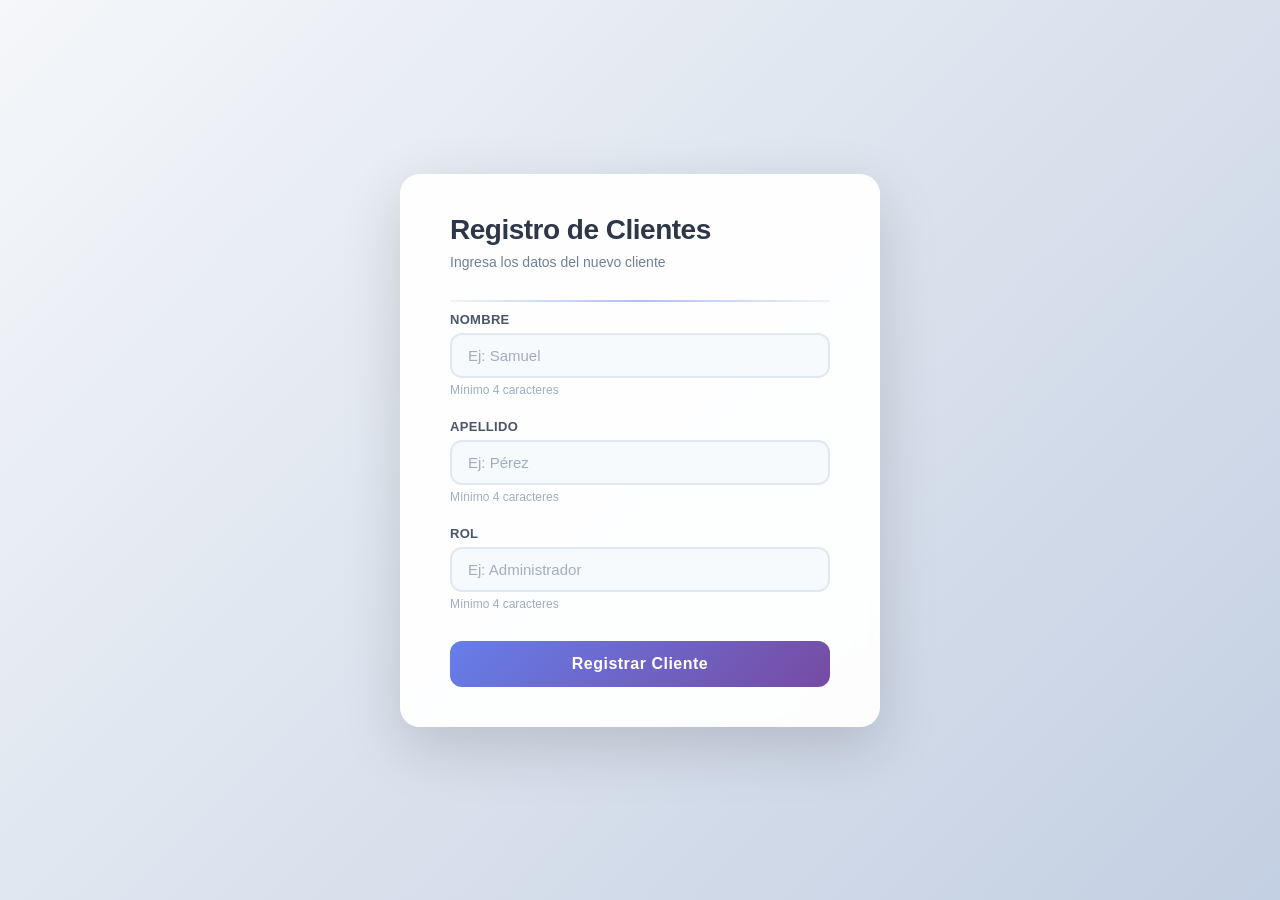
<file: Actividad manejo del LocalStorage/index.html>
<!DOCTYPE html>
<html lang="en">
<head>
    <meta charset="UTF-8">
    <meta name="viewport" content="width=device-width, initial-scale=1.0">
    <title>Registro de Clientes</title>
    <link rel="stylesheet" href="styles.css">
    <script type="module" src="./controlador.js"></script>
</head>
<body>
    <div class="container">
        <h1>Registro de Clientes</h1>
        <p class="subtitle">Ingresa los datos del nuevo cliente</p>
        
        <div class="divider"></div>

        <div class="form-group">
            <label for="nombre">Nombre</label>
            <input type="text" id="nombre" placeholder="Ej: Samuel" autocomplete="off">
            <p class="hint">Mínimo 4 caracteres</p>
        </div>
        
        <div class="form-group">
            <label for="apellido">Apellido</label>
            <input type="text" id="apellido" placeholder="Ej: Pérez" autocomplete="off">
            <p class="hint">Mínimo 4 caracteres</p>
        </div>
        
        <div class="form-group">
            <label for="rol">Rol</label>
            <input type="text" id="rol" placeholder="Ej: Administrador" autocomplete="off">
            <p class="hint">Mínimo 4 caracteres</p>
        </div>

        <button id="boton_registrar" class="btn-registrar">Registrar Cliente</button>
    </div>
</body>
</html>

<!-- metodos para manipular el localStorage
setItem(key, value)
getItem(key) -->


<!-- que estructura de datos que se almacena en el localStorage

respuesta: JSON -->
</file>
<file: Actividad manejo del LocalStorage/styles.css>
/* Reset y estilos base */
* {
    margin: 0;
    padding: 0;
    box-sizing: border-box;
}

body {
    font-family: 'Segoe UI', Tahoma, Geneva, Verdana, sans-serif;
    background: linear-gradient(135deg, #f5f7fa 0%, #c3cfe2 100%);
    min-height: 100vh;
    display: flex;
    justify-content: center;
    align-items: center;
    padding: 20px;
}

/* Contenedor principal */
.container {
    background: rgba(255, 255, 255, 0.95);
    backdrop-filter: blur(10px);
    border-radius: 20px;
    padding: 40px 50px;
    width: 100%;
    max-width: 480px;
    box-shadow: 0 20px 60px rgba(0, 0, 0, 0.15);
    transition: transform 0.3s ease;
}

.container:hover {
    transform: translateY(-5px);
}

/* Título */
h1 {
    font-size: 28px;
    font-weight: 700;
    color: #2d3748;
    margin-bottom: 8px;
    letter-spacing: -0.5px;
}

.subtitle {
    color: #718096;
    font-size: 14px;
    margin-bottom: 30px;
    font-weight: 400;
}

/* Grupo de campos */
.form-group {
    margin-bottom: 22px;
}

.form-group label {
    display: block;
    font-size: 13px;
    font-weight: 600;
    color: #4a5568;
    margin-bottom: 6px;
    letter-spacing: 0.3px;
    text-transform: uppercase;
}

.form-group input {
    width: 100%;
    padding: 12px 16px;
    font-size: 15px;
    font-family: 'Segoe UI', Tahoma, Geneva, Verdana, sans-serif;
    border: 2px solid #e2e8f0;
    border-radius: 12px;
    background: #f7fafc;
    transition: all 0.3s ease;
    color: #2d3748;
    outline: none;
}

.form-group input:focus {
    border-color: #667eea;
    background: #ffffff;
    box-shadow: 0 0 0 4px rgba(102, 126, 234, 0.15);
}

.form-group input::placeholder {
    color: #a0aec0;
    font-weight: 300;
}

/* Botón */
.btn-registrar {
    width: 100%;
    padding: 14px 20px;
    font-size: 16px;
    font-weight: 600;
    font-family: 'Segoe UI', Tahoma, Geneva, Verdana, sans-serif;
    color: #ffffff;
    background: linear-gradient(135deg, #667eea 0%, #764ba2 100%);
    border: none;
    border-radius: 12px;
    cursor: pointer;
    transition: all 0.3s ease;
    letter-spacing: 0.5px;
    margin-top: 8px;
    position: relative;
    overflow: hidden;
}

.btn-registrar:hover {
    transform: translateY(-2px);
    box-shadow: 0 10px 30px rgba(102, 126, 234, 0.4);
}

.btn-registrar:active {
    transform: translateY(0px);
    box-shadow: 0 5px 15px rgba(102, 126, 234, 0.3);
}

.btn-registrar::after {
    content: '';
    position: absolute;
    top: 50%;
    left: 50%;
    width: 0;
    height: 0;
    background: rgba(255, 255, 255, 0.2);
    border-radius: 50%;
    transform: translate(-50%, -50%);
    transition: width 0.6s, height 0.6s;
}

.btn-registrar:hover::after {
    width: 300px;
    height: 300px;
}

/* Separador decorativo */
.divider {
    height: 2px;
    background: linear-gradient(to right, #e2e8f0, #667eea, #e2e8f0);
    margin: 25px 0 10px 0;
    border-radius: 2px;
    opacity: 0.5;
}

/* Mensajes de ayuda */
.hint {
    font-size: 12px;
    color: #a0aec0;
    margin-top: 5px;
    font-weight: 300;
}

/* Responsive */
@media (max-width: 520px) {
    .container {
        padding: 30px 24px;
        border-radius: 16px;
    }

    h1 {
        font-size: 24px;
    }

    .form-group input {
        padding: 10px 14px;
        font-size: 14px;
    }

    .btn-registrar {
        padding: 12px 16px;
        font-size: 15px;
    }
}

/* Animación de entrada */
@keyframes fadeInUp {
    from {
        opacity: 0;
        transform: translateY(30px);
    }
    to {
        opacity: 1;
        transform: translateY(0);
    }
}

.container {
    animation: fadeInUp 0.6s ease-out;
}
</file>
